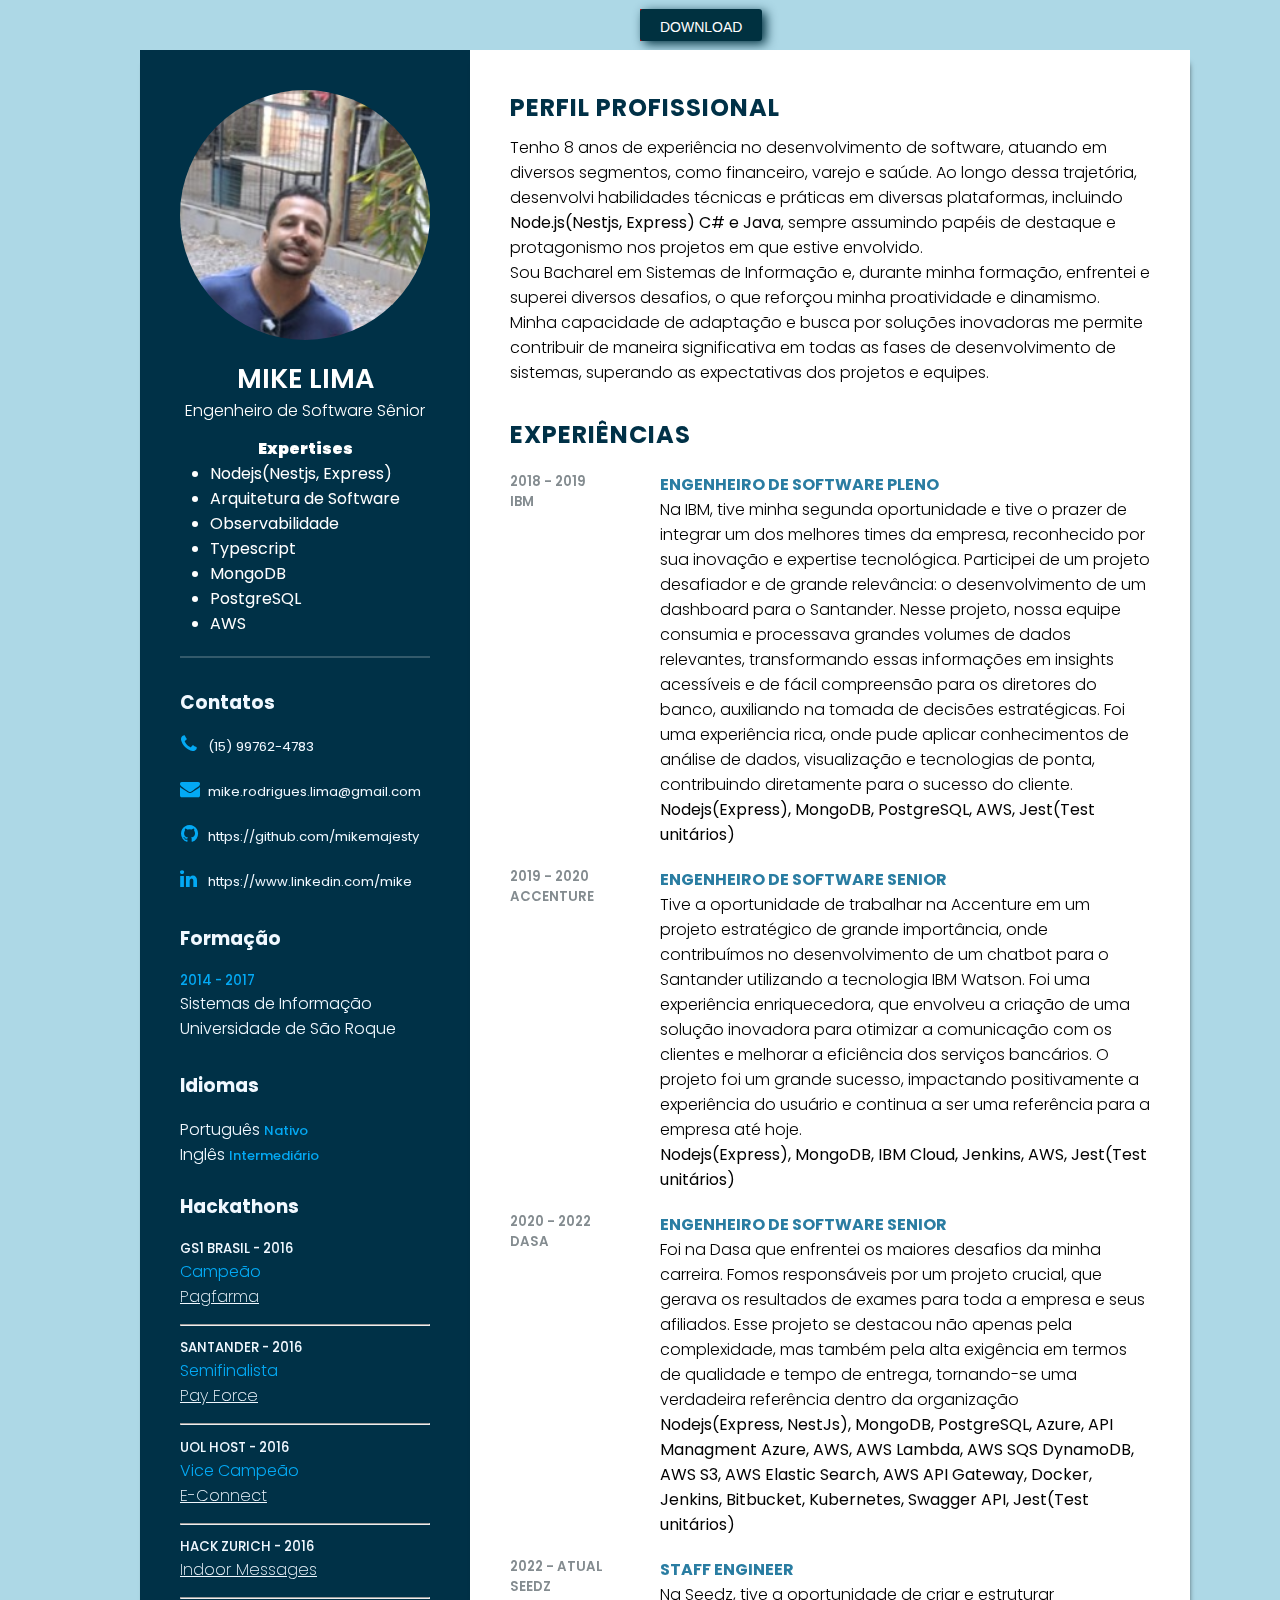
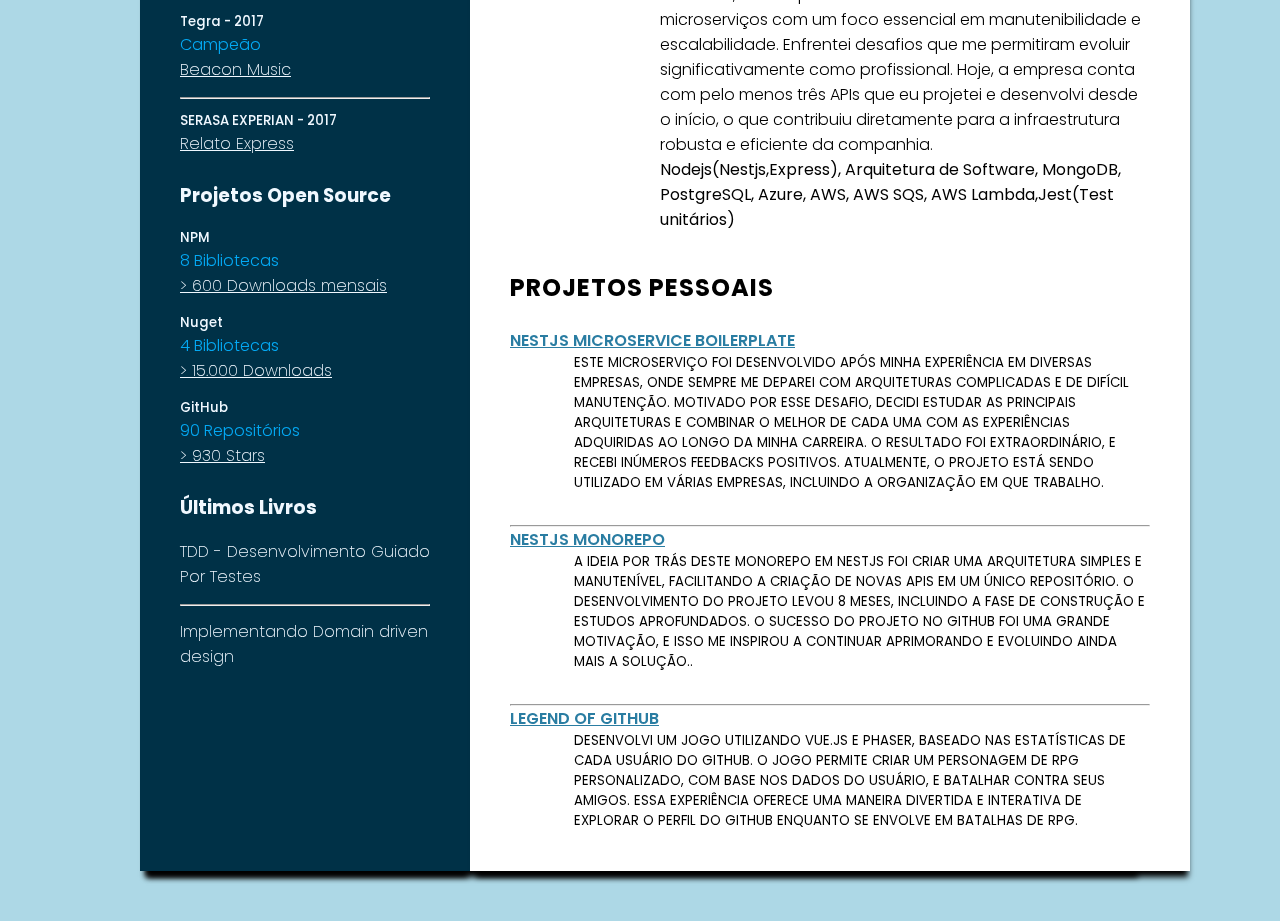
<file: index.html>
<!DOCTYPE html><html lang=""><head><meta charset="utf-8"><meta http-equiv="X-UA-Compatible" content="IE=edge"><meta name="viewport" content="width=device-width,initial-scale=1"><link rel="icon" href="favicon.ico"><title>myportifolio</title><link rel="stylesheet" href="https://cdnjs.cloudflare.com/ajax/libs/font-awesome/4.7.0/css/font-awesome.css" integrity="sha512-5A8nwdMOWrSz20fDsjczgUidUBR8liPYU+WymTZP1lmY9G6Oc7HlZv156XqnsgNUzTyMefFTcsFH/tnJE/+xBg==" crossorigin="anonymous" referrerpolicy="no-referrer"><style>.btn {
      margin: 50px;
      text-align: center;
    }

    .mybtn {
      border-radius: 3px;
      text-decoration: none;
      font-family: sans-serif;
      font-size: 20px;
      padding: 1px 20px;
      background-color: #003140;
      color: #fff;
      transition-delay: .2s;
      transition: .3s;
      font-variant-caps: all-small-caps;
      box-shadow: 4px 3px 11px 0 #003140;
    }

    .mybtn:hover {
      background-color: #009420;
      box-shadow: 4px 3px 11px 0 #009420;
    }</style><link href="css/app.439d4027.css" rel="preload" as="style"><link href="js/app.def456ab.js" rel="preload" as="script"><link href="js/chunk-vendors.8a5941c7.js" rel="preload" as="script"><link href="css/app.439d4027.css" rel="stylesheet"></head><body><div style="position: fixed;
                display: flex;
                top: 1%;
                width: 7rem;
                height: 2rem;
                color: black;
                background-color: red;
                left: 50%;"><a target="_blank" style="margin: auto;" download="portifolio.pdf" class="mybtn" href="./portifolio.pdf" data-original-title="Download files"><i class="fal fa-arrow-to-bottom"></i> Download</a></div><noscript><strong>We're sorry but myportifolio doesn't work properly without JavaScript enabled. Please enable it to continue.</strong></noscript><div id="app"></div><script src="js/chunk-vendors.8a5941c7.js"></script><script src="js/app.def456ab.js"></script></body></html>
</file>
<file: css/app.439d4027.css>
@import url(https://fonts.googleapis.com/css?family=Poppins:200,300,400,500,600,700,800,900&display=swap);.imgBox[data-v-379def33]{position:relative;width:250px;height:250px;border-radius:50%;overflow:hidden}img[data-v-379def33]{position:absolute;top:0;left:0;width:100%;height:100%;-o-object-fit:cover;object-fit:cover}li[data-v-379def33]{color:#fff}.expertises[data-v-379def33]{color:#fff;padding-top:5%;font-weight:1000}h2[data-v-379def33]{color:#fff;font-size:1.7em;margin-top:20px;text-transform:uppercase;text-align:center;font-weight:600;line-height:1.4em}span[data-v-379def33]{font-size:1em;font-weight:300;color:#fff}.profileText[data-v-1f5639cf]{position:relative;display:flex;flex-direction:column;align-items:center;padding-bottom:20px;border-bottom:2px solid hsla(0,0%,100%,.2)}.contactInfo[data-v-f88a971a]{padding-top:30px}a[data-v-f88a971a]{text-decoration:none}.icon[data-v-f88a971a]{display:inline-block;width:28px;font-size:20px}.fa.fa-github[data-v-f88a971a],.fa.fa-phone[data-v-f88a971a]{padding-left:5%}ul[data-v-f88a971a]{padding-top:5%}i[data-v-f88a971a]{color:#03a9f4}.text[data-v-f88a971a]{font-size:13.1px;color:#f0f8ff}span[data-v-f88a971a]{font-weight:400;color:#f0f8ff}.title[data-v-f88a971a]{font-weight:700;color:#f0f8ff}li[data-v-f88a971a]{margin-bottom:15px;cursor:pointer;list-style:none}h5[data-v-f88a971a]{font-weight:500}.education[data-v-eae67618]{padding-top:15px}ul[data-v-eae67618]{padding-top:7%}.title[data-v-eae67618]{font-weight:700;color:#f0f8ff}li[data-v-eae67618]{margin-bottom:15px;list-style:none}h5[data-v-eae67618]{color:#03a9f4;position:relative;width:100%;font-weight:500}h4[data-v-eae67618]{color:#f0f8ff;position:relative;width:100%;font-weight:300}.languageInfo[data-v-e683ff22]{padding-top:15px}.title[data-v-e683ff22]{font-weight:700;color:#f0f8ff}.nivel[data-v-e683ff22]{font-size:13px;font-weight:500;color:#03a9f4;position:relative;width:100%}ul[data-v-e683ff22]{padding-top:7%;list-style:none}.text[data-v-e683ff22]{position:relative;width:100%;color:#f0f8ff;font-weight:300}.hackathonsInfo[data-v-5c7da3c4]{padding-top:25px}ul[data-v-5c7da3c4]{padding-top:7%}.title[data-v-5c7da3c4]{font-weight:700;color:#f0f8ff}li[data-v-5c7da3c4]{margin-bottom:15px;list-style:none}h5[data-v-5c7da3c4]{font-weight:500;color:#f0f8ff}.position[data-v-5c7da3c4]{color:#03a9f4;position:relative;width:100%;font-weight:300}.project[data-v-5c7da3c4]{color:#f0f8ff;font-weight:200}hr[data-v-5c7da3c4]{margin-top:5%;margin-bottom:5%}.openSourceInfo[data-v-2b644e04]{padding-top:10px}ul[data-v-2b644e04]{padding-top:7%}.title[data-v-2b644e04]{font-weight:700;color:#f0f8ff}li[data-v-2b644e04]{margin-bottom:15px;list-style:none}h5[data-v-2b644e04]{font-weight:500;color:#f0f8ff}.position[data-v-2b644e04]{color:#03a9f4;position:relative;width:100%;font-weight:300}.project[data-v-2b644e04]{color:#f0f8ff;font-weight:200}hr[data-v-2b644e04]{margin-top:5%;margin-bottom:5%}.booksInfo[data-v-3804948e]{padding-top:10px}ul[data-v-3804948e]{padding-top:7%}.title[data-v-3804948e]{font-weight:700;color:#f0f8ff}a[data-v-3804948e]{text-decoration:none!important}li[data-v-3804948e]{margin-bottom:15px;list-style:none}h5[data-v-3804948e]{font-weight:500;color:#f0f8ff}.position[data-v-3804948e]{color:#03a9f4;position:relative;width:100%;font-weight:300}.project[data-v-3804948e]{color:#f0f8ff;font-weight:200}hr[data-v-3804948e]{margin-top:5%;margin-bottom:5%}.left_side[data-v-500b057e]{position:relative;background:#003147;padding:40px;max-width:300px;box-shadow:2px 10px 6px -4px #000}.about[data-v-73bcc68c]:last-child{margin-bottom:0}.title[data-v-73bcc68c]{color:#003147;text-transform:uppercase;letter-spacing:1px;margin-bottom:10px}p[data-v-73bcc68c]{color:#000;font-weight:300}.expiriences[data-v-f164288a]{padding-top:5%}.expiriences[data-v-f164288a]:last-child{margin-bottom:0}.title[data-v-f164288a]{color:#003147;text-transform:uppercase;letter-spacing:1px;margin-bottom:10px}.box[data-v-f164288a]{display:flex;flex-direction:row;margin:20px 0}h5[data-v-f164288a]{text-transform:uppercase;color:#848c90;font-weight:600}h4[data-v-f164288a]{text-transform:uppercase;color:#2a7da2;font-size:16px}.yearCompany[data-v-f164288a]{min-width:150px}p[data-v-f164288a]{color:#000;font-weight:300}.p-skill[data-v-f164288a]{color:#000;font:700}.img[data-v-f164288a]{margin-top:2%;box-shadow:4px 4px 4px -2px grey;border:.5px solid grey}.img.padding[data-v-f164288a]{margin-left:1%}.vl[data-v-f164288a]{padding-left:10%}.projects[data-v-71551994]{padding-top:5px}.box[data-v-71551994]{display:flex;flex-direction:row;margin:13px 0}.title[data-v-71551994]{color:#000;text-transform:uppercase;letter-spacing:1px;margin-bottom:10px}h5[data-v-71551994]{text-transform:uppercase;color:#000;font-weight:400;padding-left:10%}a[data-v-71551994]{text-transform:uppercase;color:#2a7da2;font-size:16px;font-weight:600}.padding[data-v-71551994]{padding-top:10%}hr[data-v-71551994]{margin-top:5%}.right_side[data-v-94e3b384]{position:relative;background:#fff;padding:40px;min-width:40rem;box-shadow:2px 10px 6px -4px #000}*{margin:0;padding:0;box-sizing:0;font-family:Poppins,sans-serif}#app{position:relative;width:100%;max-width:1000px;min-height:1000px;margin:50px;background:#fff;display:grid;grid-template-columns:1fr 2fr;box-shadow:2px 10px 6px -4px #000}body{background:#add8e6;display:flex;justify-content:center;align-items:center;min-height:100vh}
</file>
